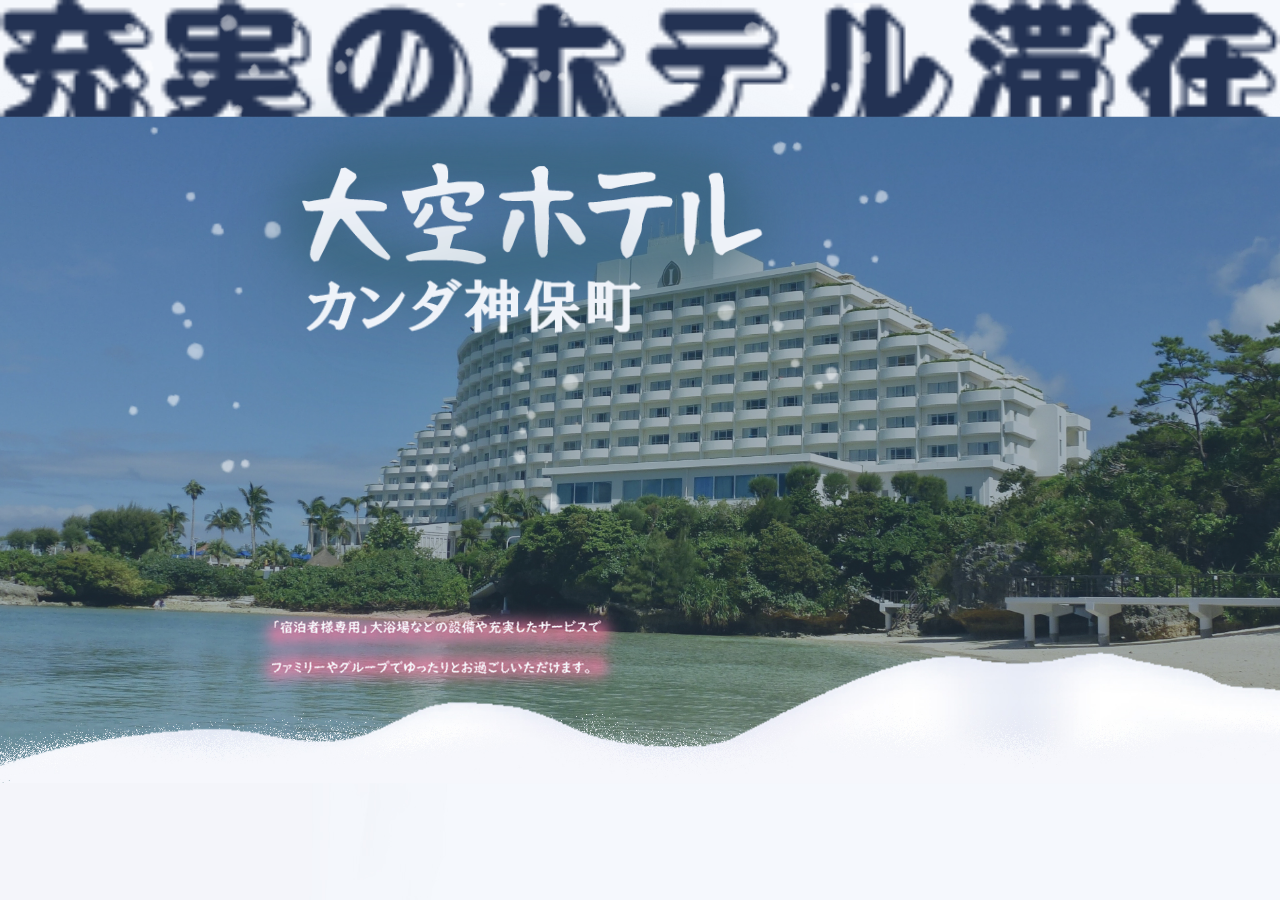
<file: ozora-hotel/index.html>
<!DOCTYPE html>
<html lang="en">
<head>
    <meta charset="UTF-8">
    <meta name="viewport" content="width=device-width, initial-scale=1.0">
    <title>Document</title>
    <link rel="stylesheet" href="ozora-hotel.css">
</head>
<body>
      <div id="header">
        <div class="container">
          <div class="wrapper">
            <img src="img-hotel/hotel-dayy-1.png">
            <img src="img-hotel/hotel-dayy-2.png">
            <img src="img-hotel/hotel-nightt.png"> 
          </div>
        </div>
        <div class="asset-bagian-1">
          <img class="ozora-hotel" src="img-hotel/大空ホテル.png">
          <img class="kanda" src="img-hotel/kanda-fix.png">
          <img class="snowdrop" src="img-hotel/snowdrop atas.png">
          <img class="deskripsi" src="img-hotel/deskripsi ozora hotel.png.png">
        </div>
      </div>
      <div class="asset-bagian-2">
          <img class="menu-satu" src="img-hotel/充実のホテル滞在 [1].png">
          <img class="menu-dua" src="img-hotel/ママ・パパも安心 2.png">
          <img class="menu-tiga" src="img-hotel/ホテルでキャンプ体験 [3].png">
          <img class="menu-empat" src="img-hotel/最高のブフェー 4.png">
      </div>
</body>
</html>
</file>
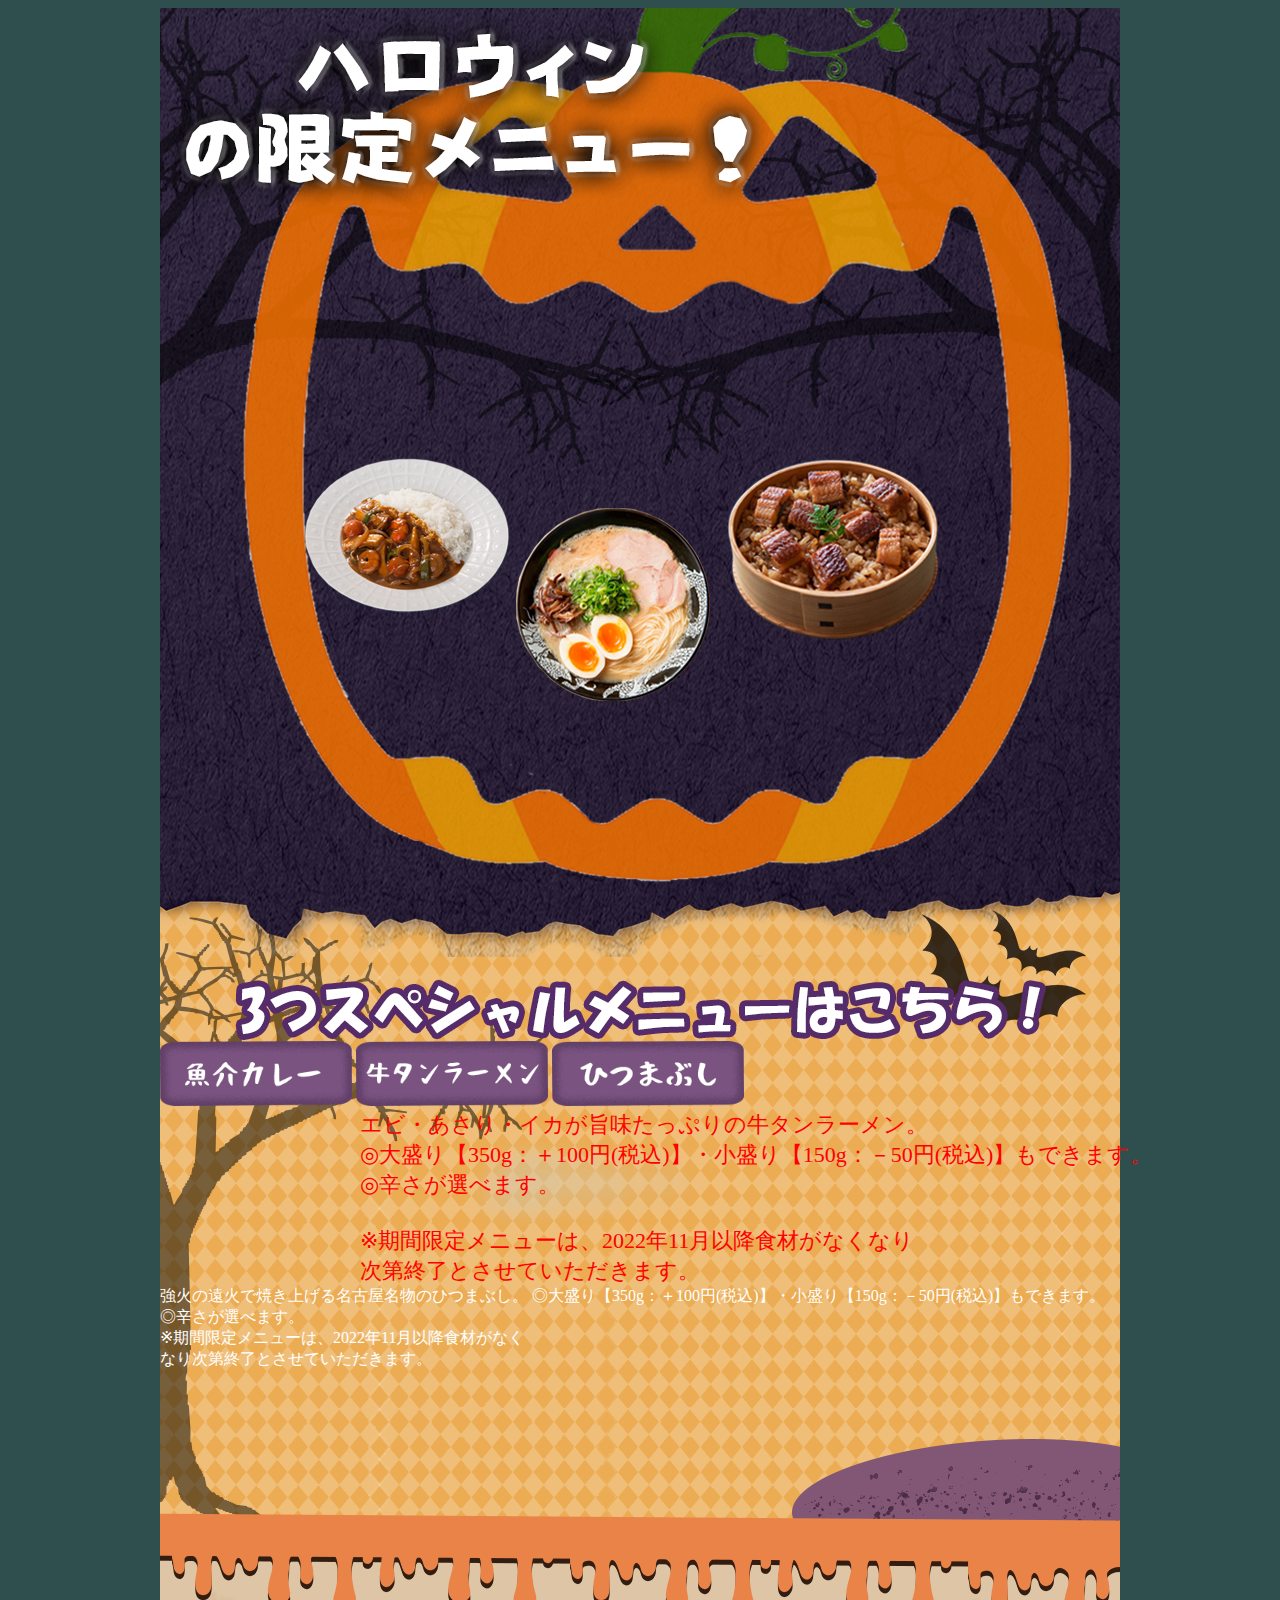
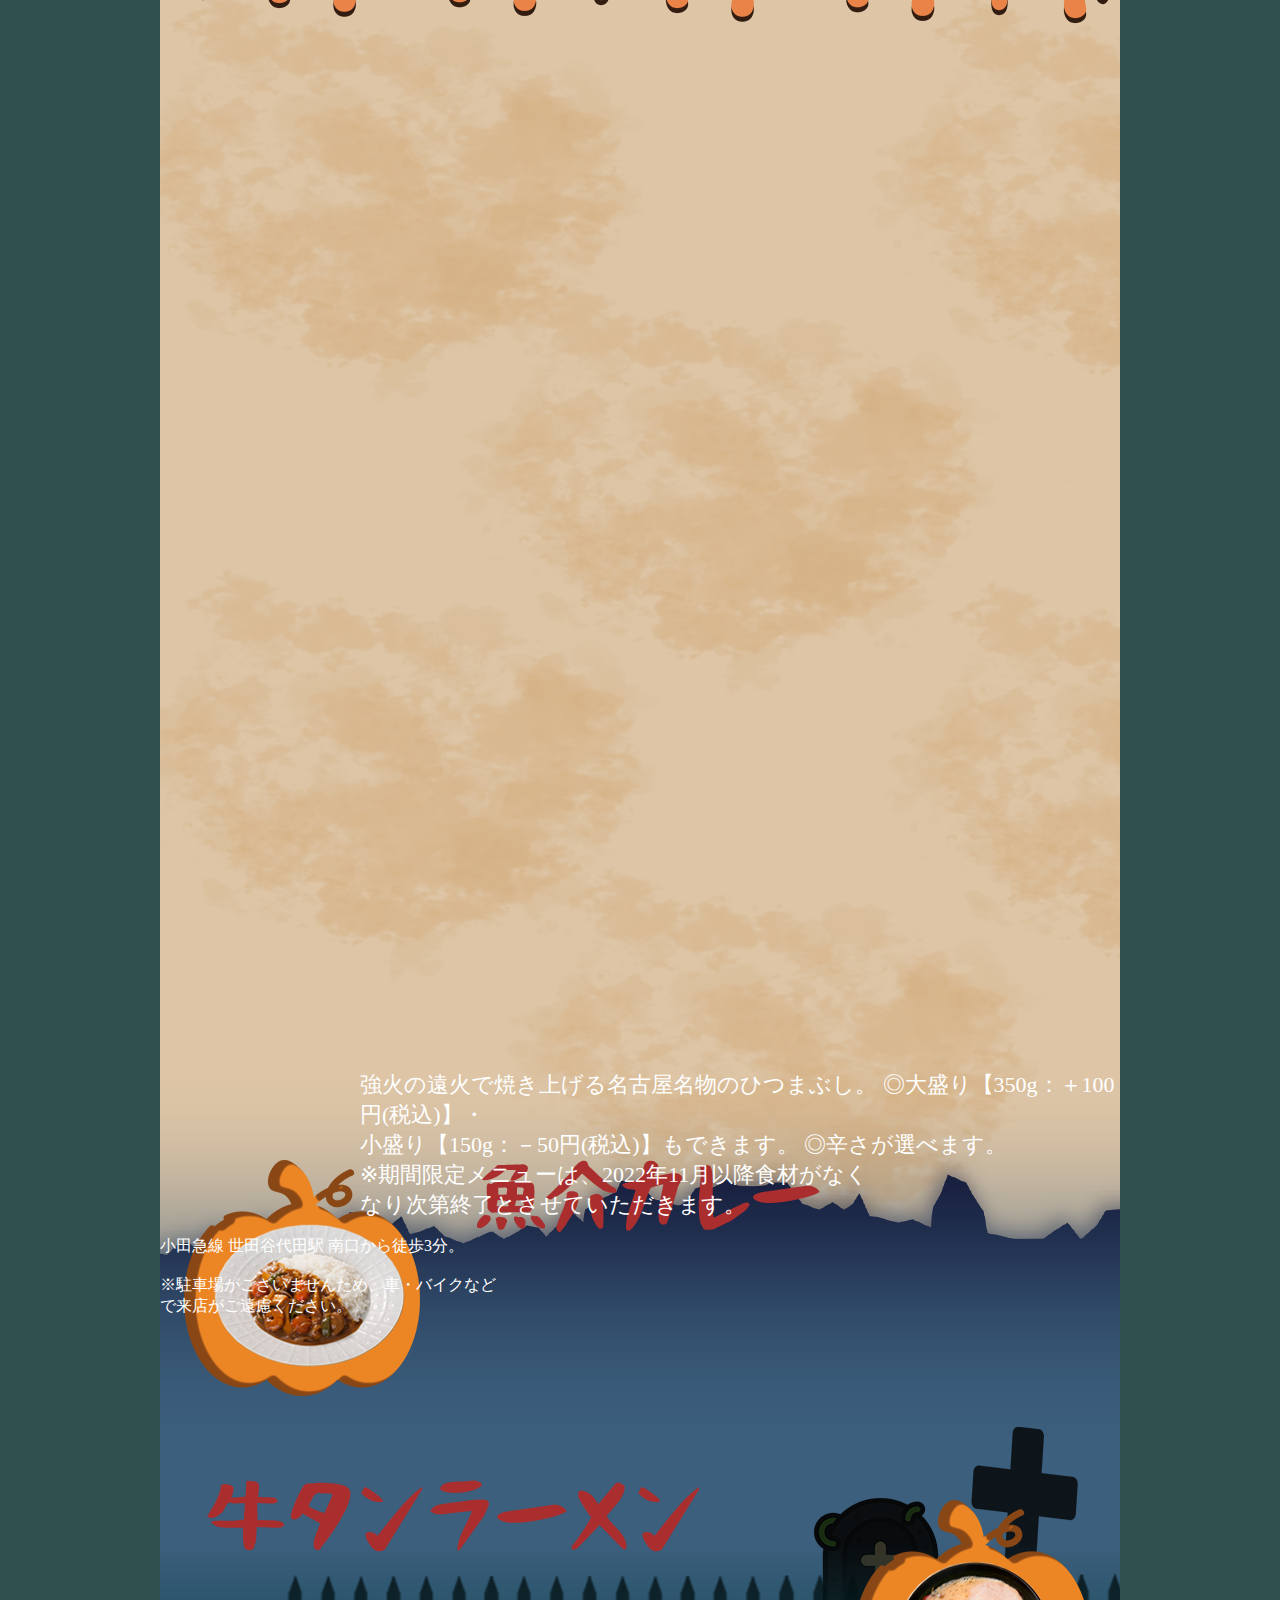
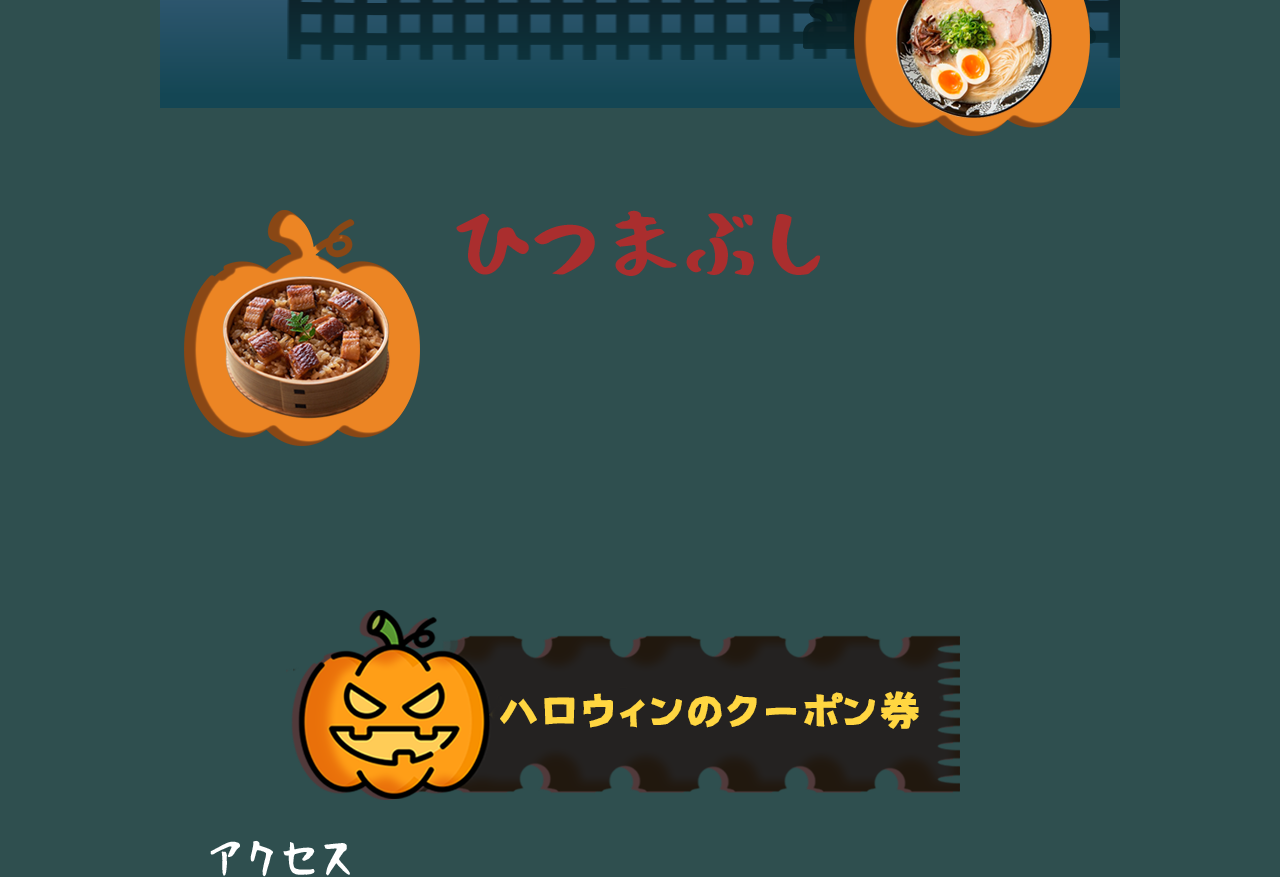
<file: ozora-resto/index.html>
<!DOCTYPE html>
<html lang="en">
<head>
    <meta charset="UTF-8">
    <meta name="viewport" content="width=device-width, initial-scale=1.0">
    <title>Document</title>
    <link rel="stylesheet" href="ozora-resto.css">
</head>
<body>
    <div id="wrapper">
        <div id="bagian-1">
            <img src="../img/halloween-menu-[bagian-1].png" class="halloween-menu-">
            <img src="../img/labu-mangap-[bagian-1].png" class="labu-mangap-">
            <img src="../img/kare-[bagian-1].png" class="kare-">
            <img src="../img/ramen-[bagian-1].png" class="ramen-">
            <img src="../img/hitsumabushi-[bagian-1].png" class="hitsumabushi-">
        </div>
        <div id="bagian-2">
            <div class="tombol-container">
                <img src="../img/mitsu-special-[bagian-2].png" class="mitsu-special-">
                <div class="tombol">
                    <img src="../img/tombol-kare-[bagian-2].png" class="tombol-kare-">
                    <img src="../img/tombol-ramen-[bagian-2].png" class="tombol-ramen-">
                    <img src="../img/tombol-hitsumabushi-[bagian-2].png" class="tombol-hitsumabushi-">
                </div>
            </div>
            
            
            <img src="../img/zombie-1-[bagian-2].png" class="zombie-1-">
            <img src="../img/zombie-2-[bagian-2].png" class="zombie-2-">
            <img src="../img/rumah-[bagian-2].png" class="rumah-">
        </div>
        <div id="bagian-3">
            <img src="../img/kare-labu-[bagian-3].png" class="kare-labu-">
            <img src="../img/menu-kare-[bagian-3].png" class="menu-kare-">
            <img src="../img/ramen-labu-[bagian-3].png" class="ramen-labu-">
            <img src="../img/menu-ramen-[bagian-3].png" class="menu-ramen-">
            <img src="../img/hitsumabushi-labu-[bagian-3].png" class="hitsumabushi-labu-">
            <img src="../img/menu-hitsumabushi-[bagian-3].png" class="menu-hitsumabushi-">
        </div>
        <div id="bagian-4">
            <a class="kupon" href=""><img src="../img/kupon.png"></a>
            <img src="../img/akses [bagian 4].png" class="akses">
        </div>
        <div id="menu-explanation">
            <div class="isi-ramen-">
                エビ・あさり・イカが旨味たっぷりの牛タンラーメン。
                <br>◎大盛り【350g：＋100円(税込)】・小盛り【150g：－50円(税込)】もできます。
                <br>◎辛さが選べます。
                <br>
                <br>※期間限定メニューは、2022年11月以降食材がなくなり<br>次第終了とさせていただきます。
            </div>
            <div class="isi-kare-"> 
                強火の遠火で焼き上げる名古屋名物のひつまぶし。
                ◎大盛り【350g：＋100円(税込)】・小盛り【150g：－50円(税込)】もできます。
                ◎辛さが選べます。
                <br>
                ※期間限定メニューは、2022年11月以降食材がなく<br>なり次第終了とさせていただきます。
            </ul> 
            <div class="isi-hitsumabushi-">
                強火の遠火で焼き上げる名古屋名物のひつまぶし。
                ◎大盛り【350g：＋100円(税込)】・<br>小盛り【150g：－50円(税込)】もできます。
                ◎辛さが選べます。
                <br>
                ※期間限定メニューは、2022年11月以降食材がなく<br>なり次第終了とさせていただきます。
            </div>
            </ul>
            <p class="isi-akses-">
                小田急線 世田谷代田駅 南口から徒歩3分。  
                <br>
                <br>
                ※駐車場がございませんため、車・バイクなど
                <br>
                で来店がご遠慮ください。 
            </p>
        </div>
</body>
</html>
</file>
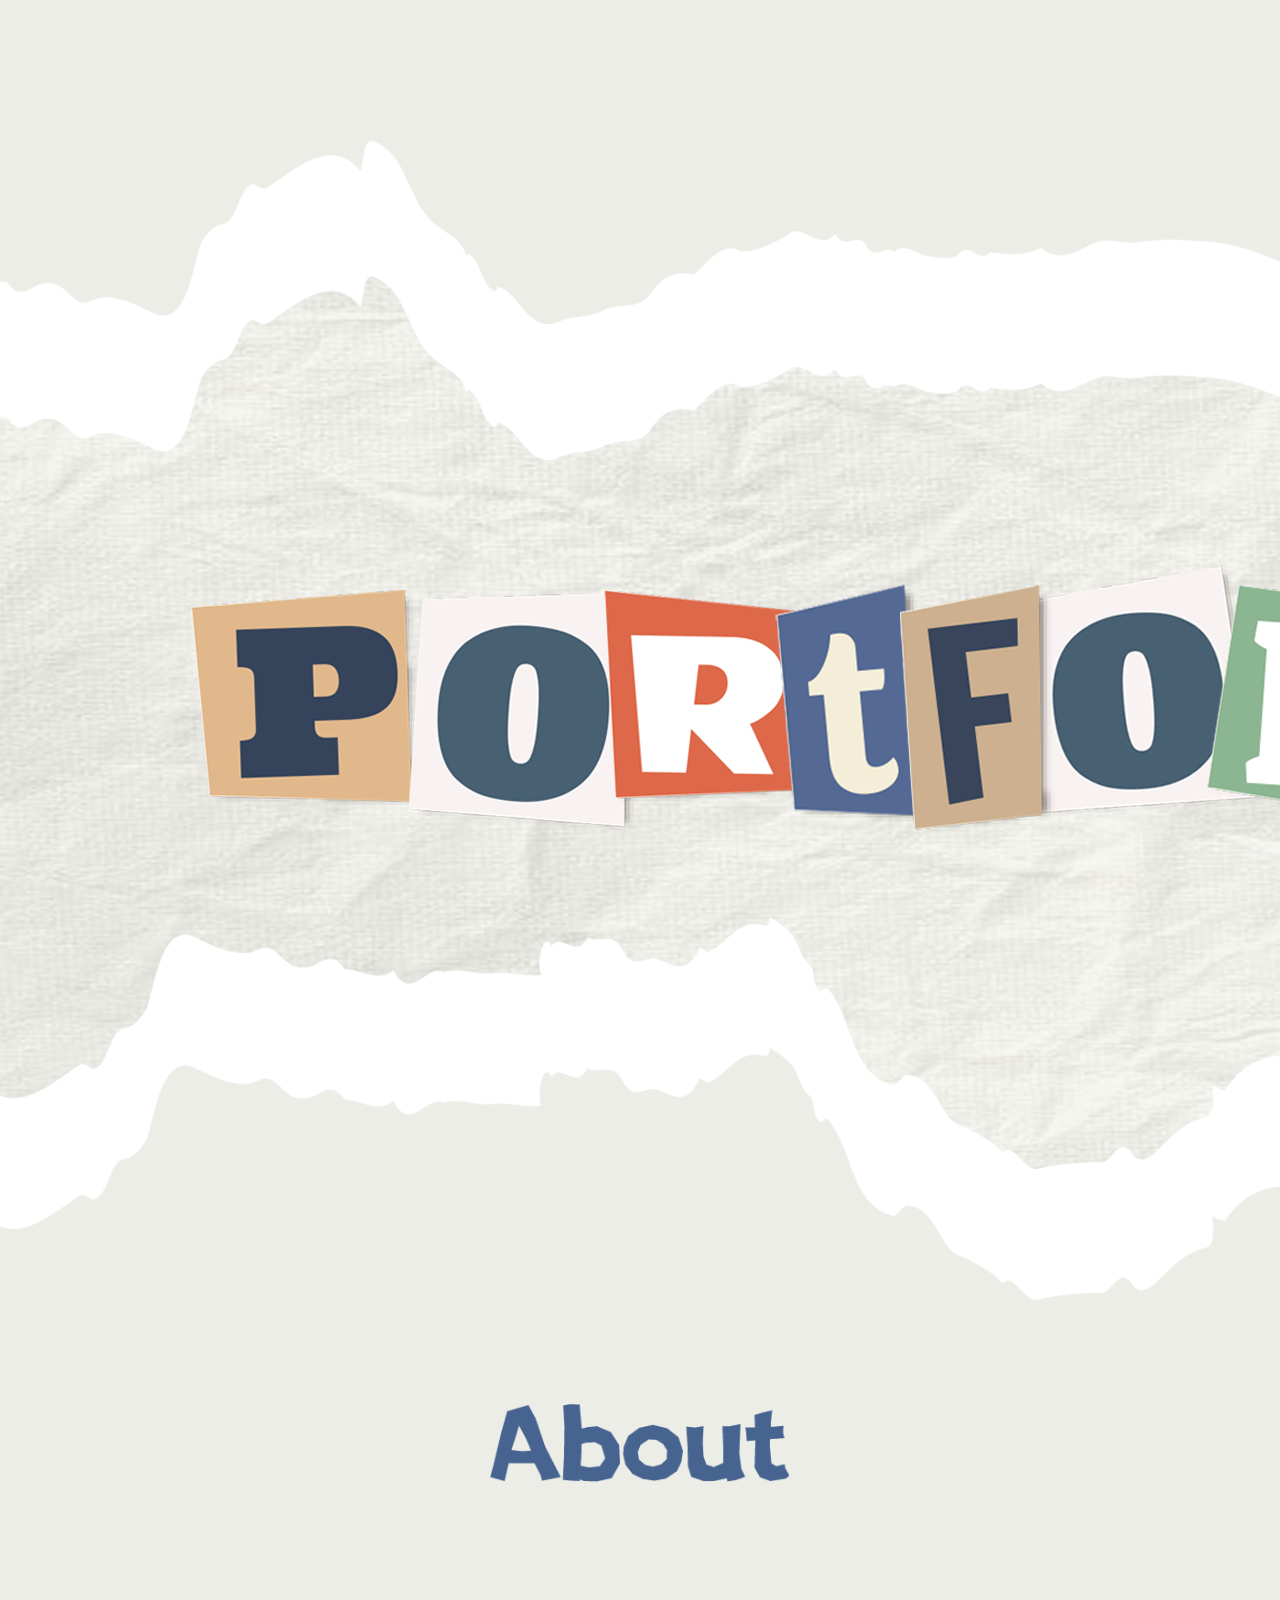
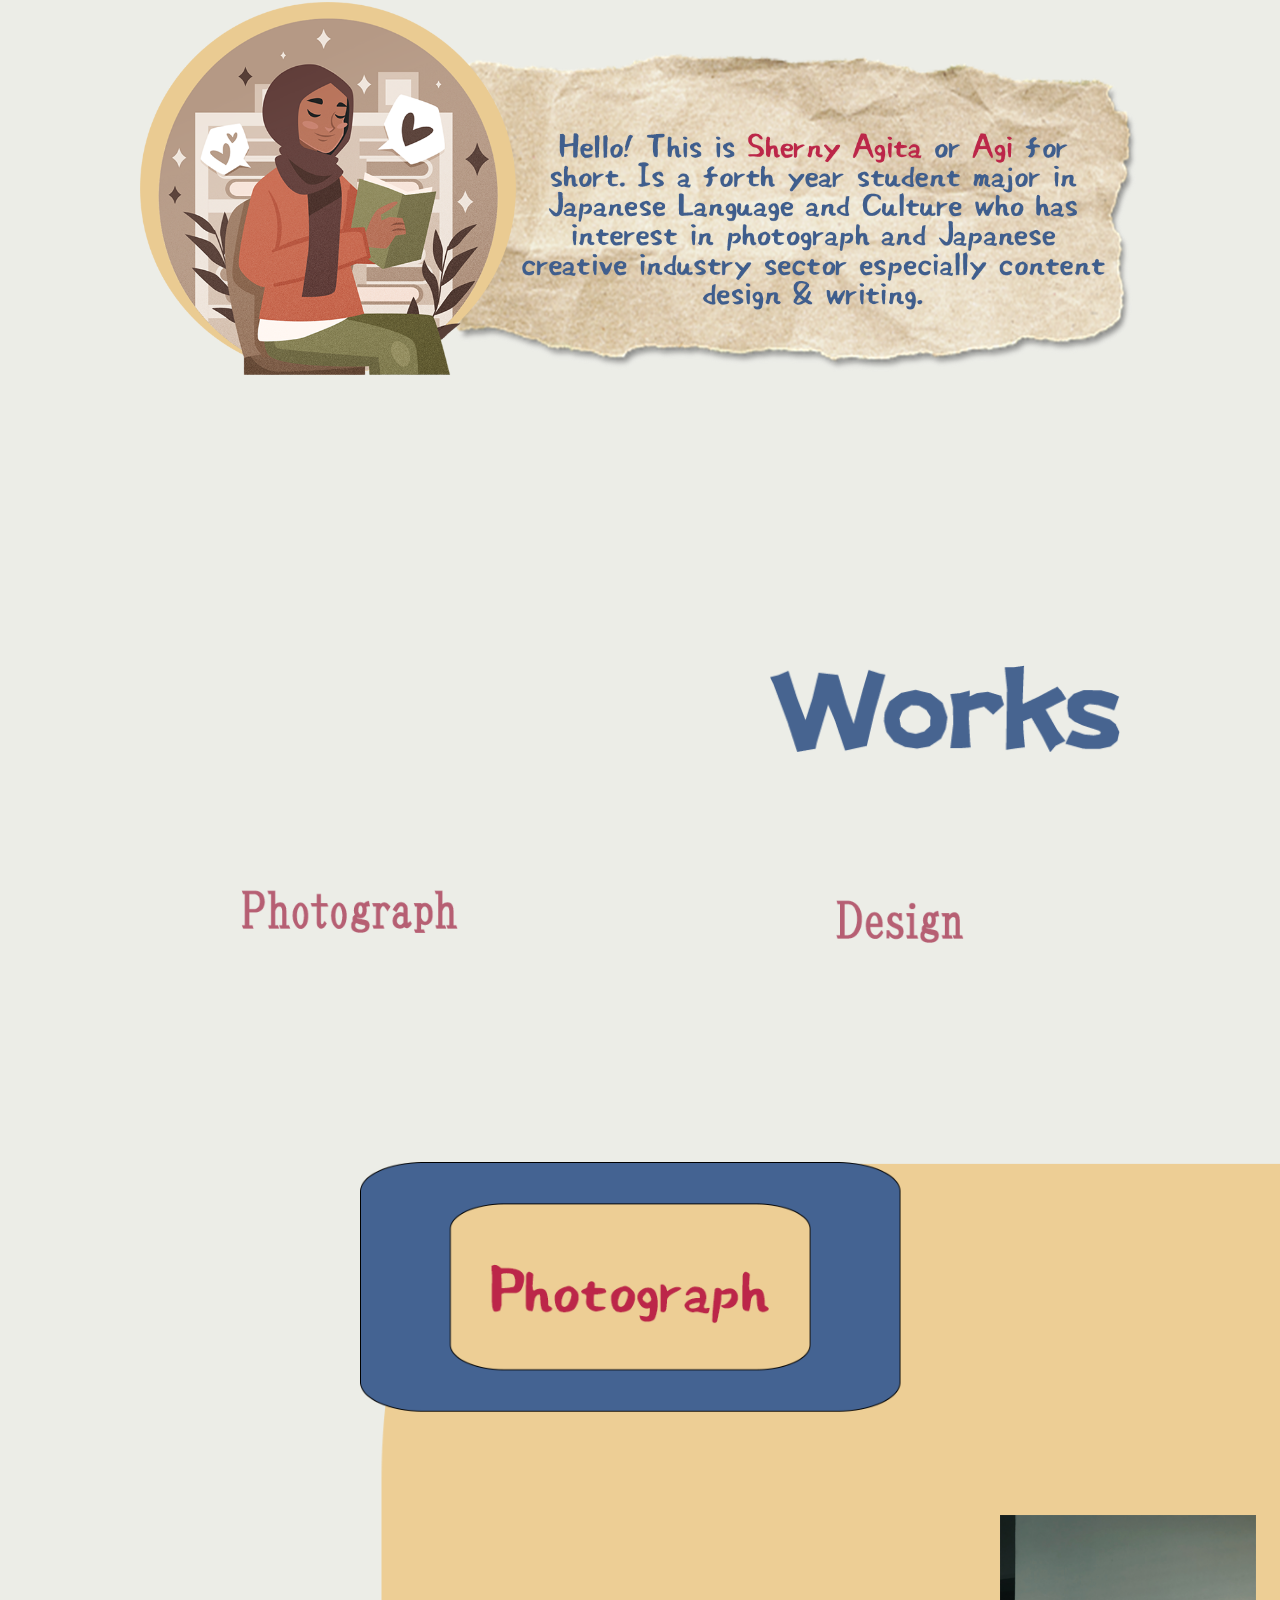
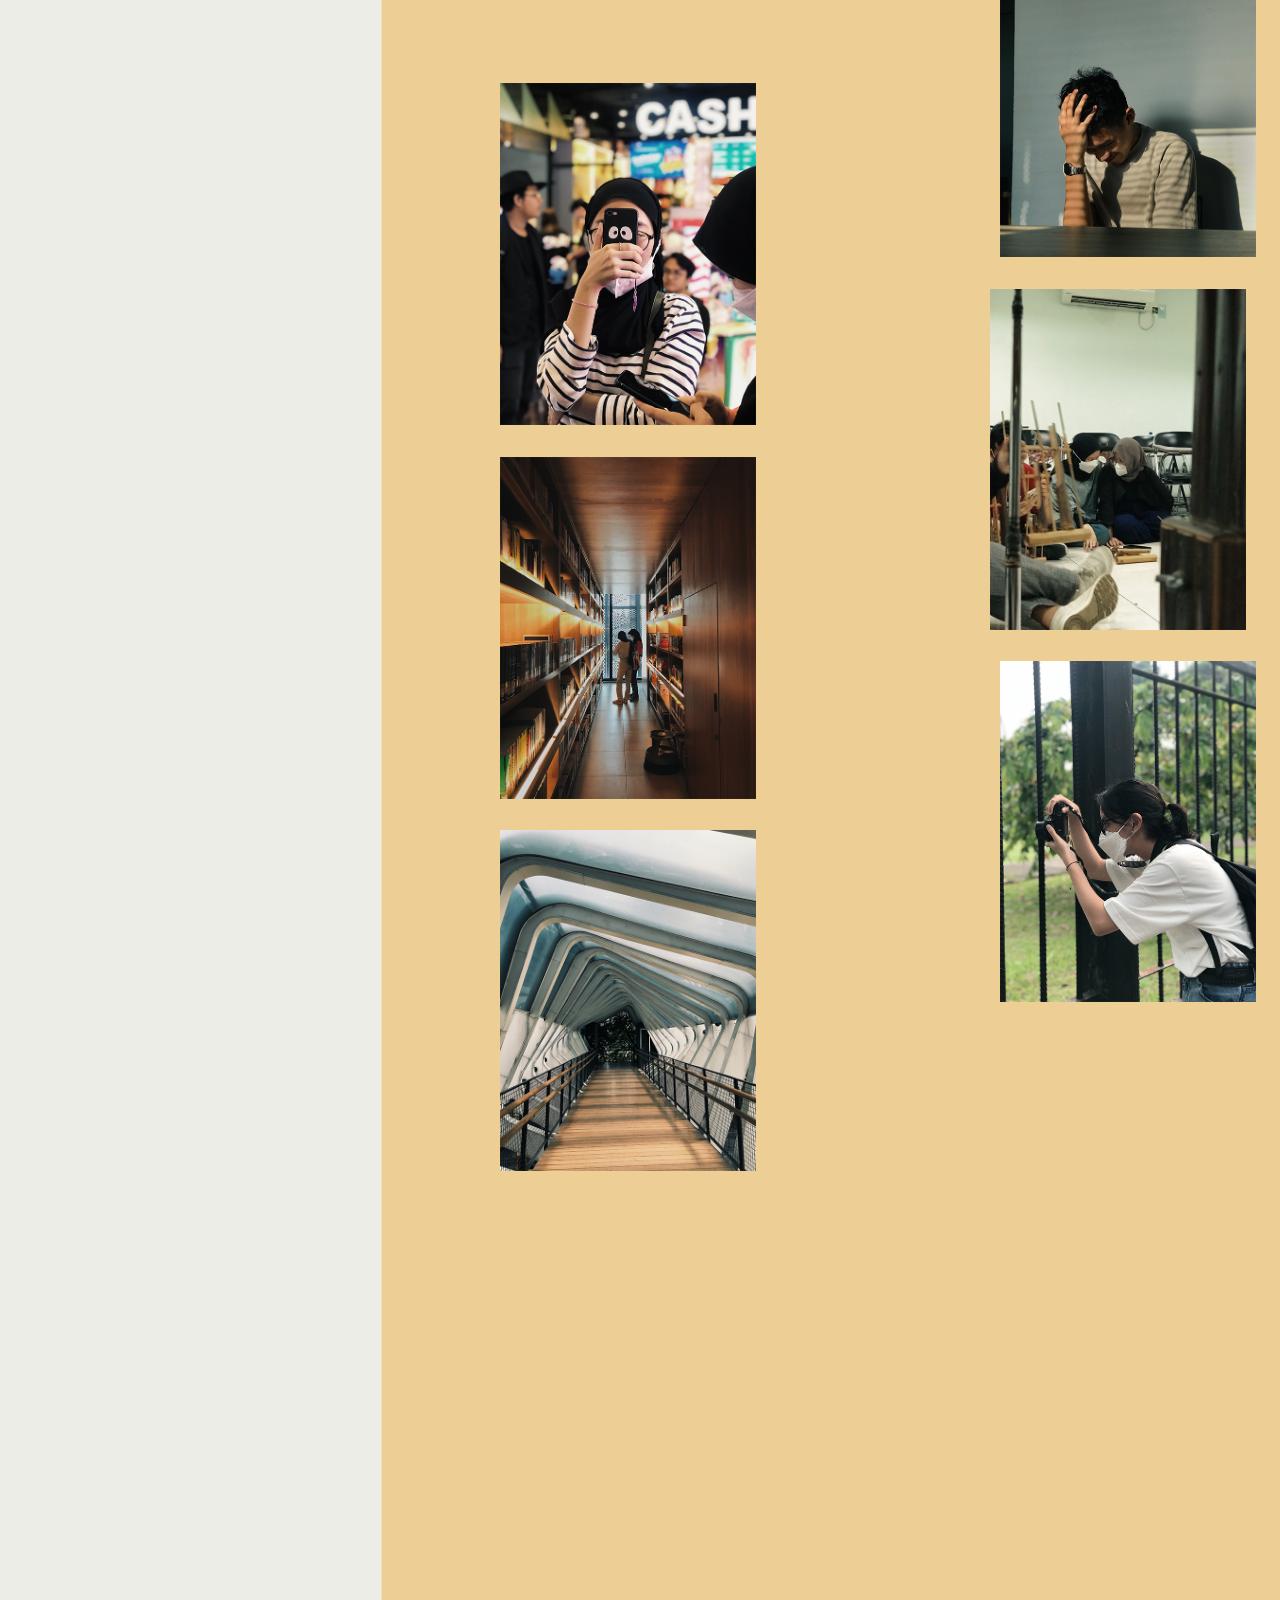
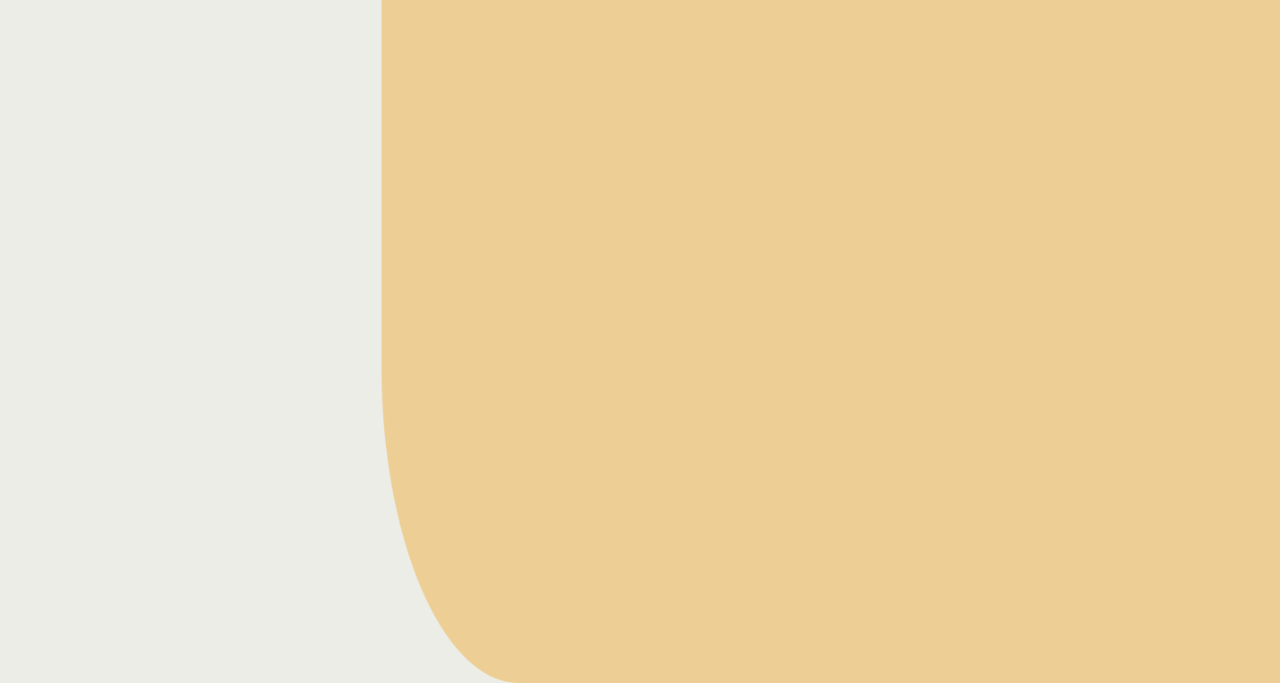
<file: portofolio/index.html>
<!DOCTYPE html>
<html lang="en">
<head>
  <meta charset="UTF-8">
  <meta name="viewport" content="width=device-width, initial-scale=1.0">
  <title>portfolio</title>
  <link rel="stylesheet" href="porto.css">
</head>
<body>
  <div id="header">
    <img src="img-porto/header-porto.png">
  </div>
  <div id="bagian-1">
    <img src="img-porto/About-[1].png" class="about">
    <img src="img-porto/about-explanation-[1].png" class="explanation">
  </div>
  <div class="bagian-2">
    <img src="img-porto/Works-[2].png" class="works">
    <a target="_blank" href="#menu-photo"><img class="photo-button" src="img-porto/menu-photo.png"></a>
    <a target="_blank" href="#menu-design"><img class="design-button" src="img-porto/menu-design.png"></a>
    <a target="_blank" href="#menu-writing"><img class="writing-button" src="img-porto/menu-writing.png"></a>
    <img src="img-porto/photograph-base-[3].png" class="photo-base">
  </div>
  <div id="menu-photo">
    <img class="photograph-1" src="img-porto/photograph-1.png">
    <img class="photograph-2" src="img-porto/photograph-2.png">
    <img class="photograph-3" src="img-porto/photograph-3.png">
    <img class="photograph-4" src="img-porto/photograph-4.png">
    <img class="photograph-5" src="img-porto/photograph-5.png">
    <img class="photograph-6" src="img-porto/photograph-6.png">
</div>
</body>
</html>
</file>
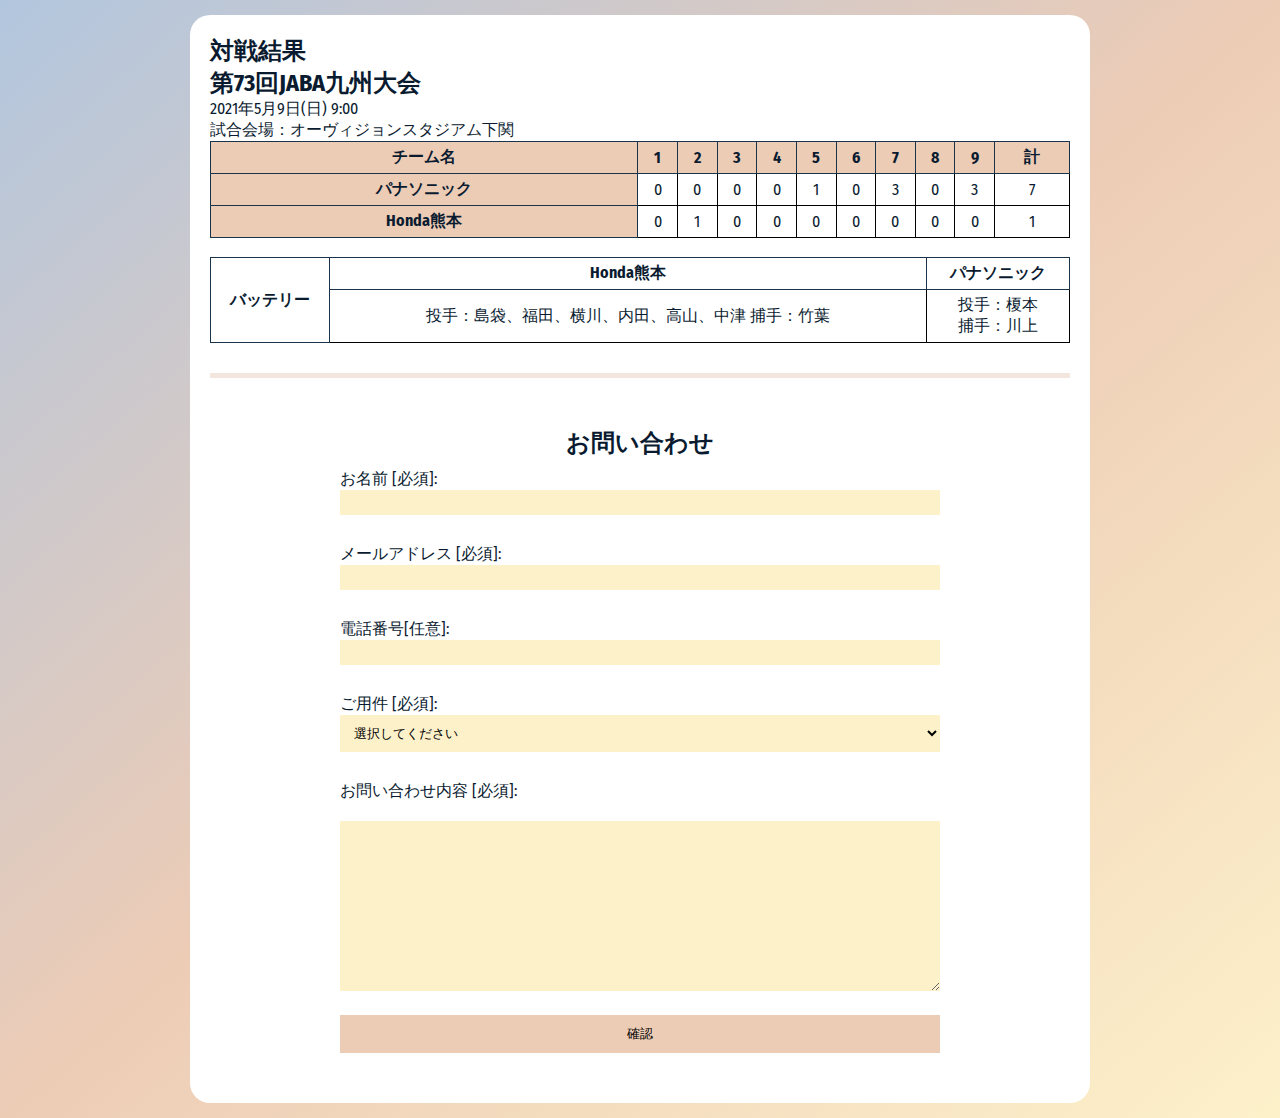
<file: table-form/index.html>
<!DOCTYPE html>
<html lang="en">
<head>
    <meta charset="UTF-8">
    <meta name="viewport" content="width=device-width, initial-scale=1.0">
    <title>Document</title>
    <link rel="stylesheet"
    href="table-from-style.css">
    <style>
        table, th, td {
            border: solid 1px black;
        }
    </style>
</head>
<body id="tb-form">
    <div class="container">
        <div class="tables">
            <div>
                <h2>対戦結果</h2>
                <h2>第73回JABA九州大会</h2>
                <p>
                   2021年5月9日(日) 9:00
                   <br>
                   試合会場：オーヴィジョンスタジアム下関
                </p>
            </div>
            <div class="first-table">
                <div></div>
                <div></div>
                <div></div>
                <table>
                <tbody>
                    <tr>
                        <th>チーム名</th>
                        <th>1</th>
                        <th>2</th>
                        <th>3</th>
                        <th>4</th>
                        <th>5</th>
                        <th>6</th>
                        <th>7</th>
                        <th>8</th>
                        <th>9</th>
                        <th>計</th>
                    </tr>
                    <tr>
                        <th>パナソニック</th>
                        <td>0</td>
                        <td>0</td>
                        <td>0</td>
                        <td>0</td>
                        <td>1</td>
                        <td>0</td>
                        <td>3</td>
                        <td>0</td>
                        <td>3</td>
                        <td>7</td>
                    </tr>
                    <tr>
                        <th>Honda熊本</th>
                        <td>0</td>
                        <td>1</td>
                        <td>0</td>
                        <td>0</td>
                        <td>0</td>
                        <td>0</td>
                        <td>0</td>
                        <td>0</td>
                        <td>0</td>
                        <td>1</td>
                    </tr>
                </tbody>
                </table>
            </div>
            <br>
            <div class="second-table">
                <table>
                    <tr>
                        <th rowspan="2">バッテリー</th>
                        <th colspan="5">Honda熊本</th>
                        <th colspan="5">パナソニック</th>
                    </tr>
                    <tr>
                        <td colspan="5">投手：島袋、福田、横川、内田、高山、中津
                            捕手：竹葉</td>
                        <td colspan="5">投手：榎本<br>
                            捕手：川上</td>
                    </tr>
                </table>
            </div>
        </div>
            <br>
            <div class="form">
                <h2>お問い合わせ</h2>
                <form>
                    <div>
                        <label for="お名前 [必須]">お名前 [必須]:</label>
                        <input type="text" id="お名前 [必須]" name="お名前 [必須]"><br>
                    </div>
                    <div>
                        <label for="メールアドレス [必須]">メールアドレス [必須]:</label>
                        <input type="text" id="メールアドレス [必須]" name="メールアドレス [必須]"><br>
                    </div>
                    <div>
                        <label for="電話番号[任意]">電話番号[任意]:</label>
                        <input type="text" id="電話番号[任意]" name="電話番号[任意]"><br>
                    </div>
                    <div>
                        <label for="ご用件 [必須]">ご用件 [必須]:</label>
                        <select id="選択してください" name="選択してください">
                            <option hidden>選択してください</option>
                            <option value="書籍についてのご質問(個人のお客様)">書籍についてのご質問(個人のお客様)</option>
                            <option value="書籍についてのご質問(取次・書店様)">書籍についてのご質問(取次・書店様)</option>
                            <option value="書籍についてのご質問(メディア関係者様)">書籍についてのご質問(メディア関係者様)</option>
                            <option value="アルバイト・パートに関するお問い合わせ">アルバイト・パートに関するお問い合わせ</option>
                            <option value="仕事のご依頼・お問い合わせ">仕事のご依頼・お問い合わせ</option>
                            <option value="外部スタッフのご希望(フリーの方、制作会社様)">外部スタッフのご希望(フリーの方、制作会社様)</option>
                            <option value="その他のお問合せ">その他のお問合せ</option>
                        </select><br>
                    </div>
                    <div>
                        <label for="お問い合わせ内容 [必須]">お問い合わせ内容 [必須]:</label><br>
                        <textarea name="お問い合わせ内容 [必須]" id="" cols="50" rows="10"></textarea>
                    </div>
                    <button type="submit" >確認</button>
                </form>
            </div>
    </div>
</body>
</html>
</file>
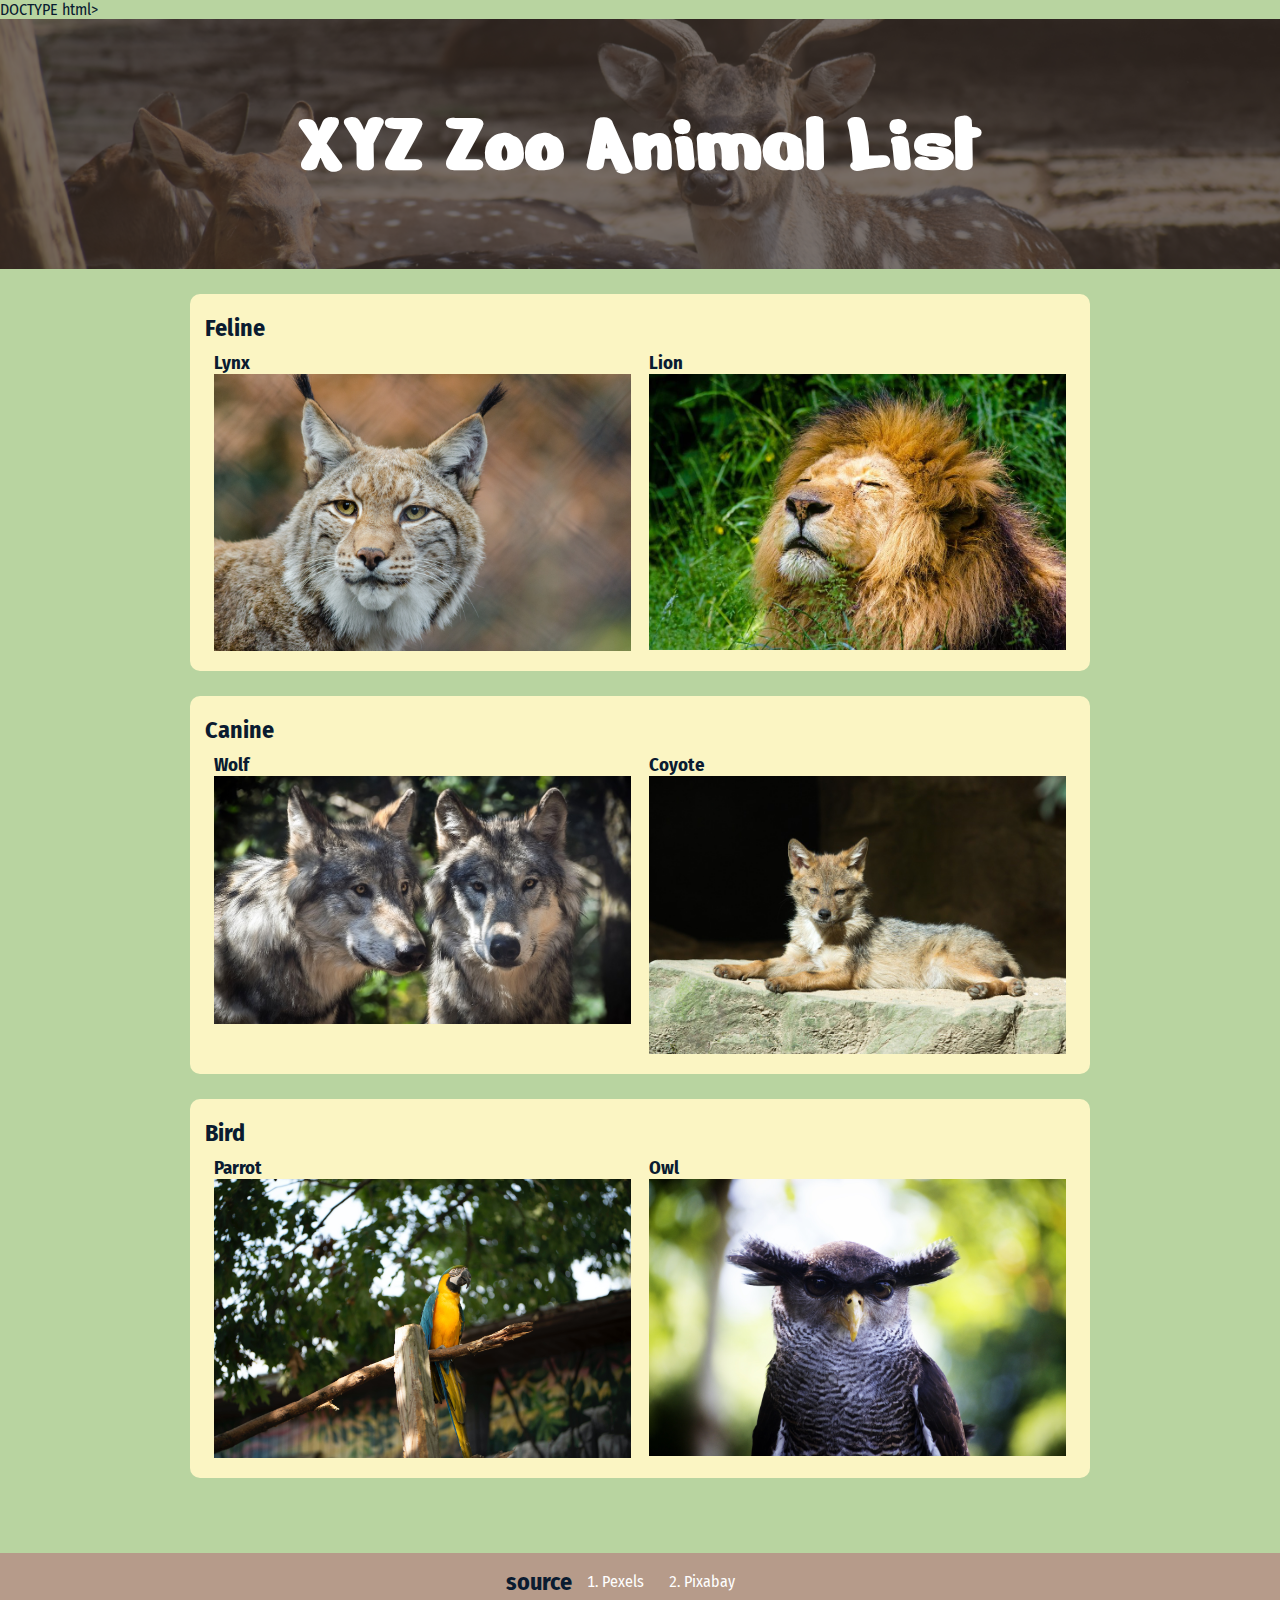
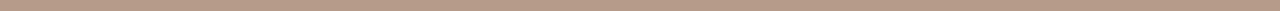
<file: xyz-zoo/index.html>
DOCTYPE html>
<html lang="en">
<head>
    <meta charset="UTF-8">
    <meta name="viewport" content="width=device-width, initial-scale=1.0">
    <title>basic coding</title>
    <link rel="stylesheet" href="xyz-zoo-style.css">
</head>
<body id="zoo">
    <div class="top">
      <h1>XYZ Zoo Animal List</h1>
    </div>
    <div class="container">
        <ul class="animal-list">
          <li>
            <h2>Feline</h2>
            <ul class="familia-list">
              <li>
                <div>
                  <h3>Lynx</h3>
                      <a target="_blank" href="img/lynx.jpg">
                        <img src="img/lynx.jpg" width="500" alt="Lynx">
                      </a>
                </div>
              </li>
              <li>
                <div>
                <h3>Lion</h3>
                  <a target="_blank" href="img/lion.jpg">
                    <img src="img/lion.jpg" width="500" alt="Lion">
                  </a>
                </div>
              </li>
            </ul>
          </li>   
          <li>
            <h2>Canine</h2>   
            <ul class="familia-list">
              <li>
                <div>
                  <h3>Wolf</h3>
                    <a target="_blank" href="img/wolf.jpg">
                      <img src="img/wolf.jpg" width="500" alt="Wolf">
                    </a>
                </div>
              </li>
              <li>
                <div>
                  <h3>Coyote</h3>
                    <a target="_blank" href="img/coyote.jpg">
                      <img src="img/coyote.jpg" width="500" alt="Coyote">
                    </a>
                </div>
              </li>  
            </ul>
          </li>
          <li>
            <h2>Bird</h2>
            <ul class="familia-list">
              <li>
                <div>
                  <h3>Parrot</h3>
                    <a target="_blank" href="img/parrot.jpg">
                      <img src="img/parrot.jpg" width="500" alt="Parrot">
                    </a>
                </div>
              </li>
              <li>
                <div>
                  <h3>Owl</h3>
                    <a target="_blank" href="img/owl.jpg">
                      <img src="img/owl.jpg" width="500" alt="Owl">
                    </a>
                </div>
              </li>
            </ul>
          </li>
        </ul>
    </div>
    <div class="source">
     <h2>source</h2>
      <ol>
        <li>
          <div>
            <a href="https://pexels.com">Pexels</a>
          </div>
        </li>
        <li>
          <div>
            <a href="https://pixabay.com">Pixabay</a>
          </div>
        </li>
      </ol>  
    </div>  
</body>
</html>
</file>
<file: ozora-hotel/ozora-hotel.css>
*{
    margin: 0;
    padding: 0;
    box-sizing: border-box;
}
body {
    background-image: url(img-hotel/base-hotel.jpg);
}
.container{
    position: absolute;
    transform: translate(-50%, -50%);
    top: 450px;
    left: 50%;
    width: 100%;
    overflow: hidden;
}
.wrapper{
    width: 100%;
    display: flex;
    animation: slide 15s infinite;
}
@keyframes slide{
   0%{
        transform: translateX(0);
   } 
   25%{
        transform: translateX(0);
   }
   30%{
        transform: translateX(-100%);
   }
   50%{
        transform: translateX(-100%);
   }
   55%{
        transform: translateX(-198.5%);
   }
   75%{
        transform: translateX(-198.5%);
   }
   80%{
        transform: translateX(0);
   }
   100%{
        transform: translateX(0);
   }
}
img{
    width: 100%;
}
bagian-1{
    position: relative;
}
.ozora-hotel{
    position: absolute;
    width: 50%;
    top: 70px;
    right: 430px;
}
.kanda{
    position: absolute;
    width: 40%;
    top: 50px;
    right: 550px;
}
.snowdrop{
    position: absolute;
    width: 60%;
    top: 3px;
    right: 390px;
}
.deskripsi{
    position: absolute;
    width: 30%;
    top: 600px;
    right: 650px;
}
</file>
<file: ozora-resto/ozora-resto.css>
@import url();
body{
    background-color: darkslategrey;
    color: white;
}
#wrapper {
    position: relative;
    height: 3300px;
    max-width: 960px;
    width: 100%;
    margin: 0 auto;
    background-image: url(../img/background.png)
}
#bagian-1 {
    position: relative;
}
    .labu-mangap- {
        max-width: 1074px;
        width: 90%;
        display: block;
        margin: auto;
    }
    .halloween-menu- {
        position: absolute;
    }
    .kare- {
        position: absolute;
        top: 450px;
        right: 610px;
    }
    .ramen- {
        position: absolute;
        top: 500px;
        right: 410px;
    }
    .hitsumabushi- {
        position: absolute;
        top: 450px;
        right: 180px;
    }


    .mitsu-special- {
    display: block;
    margin: auto;
    margin-top: 10%;
    }
    .tombol {
        margin: auto;
        display: block;
    }
    .tombol-kare- {
    height: fit-content;
    max-width: 255px;
    width: 20%;
    }
    .tombol-ramen- {
        height: fit-content;
    max-width: 255px;
    width: 20%;
    }
    .tombol-hitsumabushi- {
    max-width: 255px;
    width: 20%;
    }
    .zombie-1- {
        position: absolute;
        top: -720px;
        left: 50px;
    }
    .zombie-2- {
        position: absolute;
        top: -1900px;
        left: 450px;

    }
    .rumah- {
        position: absolute;
        top: -240px;
        right: -680px;
    }
#bagian-3 {
    position: relative;
}
    .kare-labu- {
        position: absolute;
        top: 1650px;
        right: 700px;
    }
    .menu-kare- {
        position: absolute;
        top: 1650px;
        right: 300px;
    }
    .ramen-labu- {
        position: absolute;
        top: 1990px;
        right: 30px;
    }
    .menu-ramen- {
        position: absolute;
        top: 1970px;
        right: 420px;
    }
    .hitsumabushi-labu- {
        position: absolute;
        top: 2300px;
        right: 700px
    }
    .menu-hitsumabushi- {
        position: absolute;
        top: 2300px;
        right: 300px;
    }
    .isi-hitsumabushi- {
        display: block;
        font-size: 22px;
        margin-top: 1300px;
        margin-left: 200px;
        list-style: none;
    }
#bagian-4 {
    position: relative;
}
    .kupon {
        position: absolute;
        top: 2700px;
        right: 160px;
    }
    .akses {
        position: absolute;
        top: 2930px;
        right: 770px;
    }
#menu-explanation {
    position: relative;
}
.isi-ramen- {
    display: flex;
    font-size: 22px;
    margin-left: 200px;
    list-style: none;
    color: red;
    width: 100%;
}
</file>
<file: portofolio/porto.css>
*{
    margin: 0;
    padding: 0;
    box-sizing: border-box;
}
body {
    background-color: #ecede7;
}
#bagian-1 {
    position: relative;
}
    .about{
        max-width: auto;
        width: 300px;
        display: block;
        margin: auto;
    }
    .explanation{
        max-width: auto;
        width: 1000px;
        display: block;
        margin: auto;
        margin-top: 120px;
    }
    .works{
        display: block;
        width: 350px;
        margin-top: 290px;
        margin-left: 770px;
    }
    .photo-button{
        display: block;
        width: 400px;
        margin-top: -60px;
        margin-left: 150px;
    }
    .design-button{
        display: block;
        width: 400px;
        margin-top: -430px;
        margin-left: 700px;
    }
    .writing-button{
        display: block;
        width: 400px;
        margin-top: -430px;
        margin-left: 1300px;
    }
    .photo-base{
        display: block;
        width: 1200px;
        margin-top: 10px;
        margin-left: 360px;
    }
    .photograph-1 {
        display: block;
        width: 20%;
        margin-top: -2200px;
        margin-left: 500px;
    }
    .photograph-2 {
        display: block;
        width: 20%;
        margin-top: -510px;
        margin-left: 1000px;
    }
    .photograph-3 {
        display: block;
        width: 20%;
        margin-top: 200px;
        margin-left: 500px;
    }
    .photograph-4 {
        display: block;
        width: 20%;
        margin-top: -510px;
        margin-left: 990px;
    }
    .photograph-5 {
        display: block;
        width: 20%;
        margin-top: 200px;
        margin-left: 500px;
    }
    .photograph-6 {
        display: block;
        width: 20%;
        margin-top: -510px;
        margin-left: 1000px;
    }
</file>
<file: table-form/table-from-style.css>
@import url('https://fonts.googleapis.com/css2?family=Caveat+Brush&family=Fira+Sans+Condensed&family=Gluten&family=Gochi+Hand&family=Rock+Salt&family=Salsa&display=swap');
*   {
    margin: 0;
    padding: 0;
    box-sizing: border-box;
}
body {
    font-family: 'Fira Sans Condensed', sans-serif;
    color: #0a1b30;
    padding: 15px 0;
}
div {
    display: block;
}
#tb-form {
    background-image: linear-gradient(to bottom right,#b2c6de, #edccb6, #fdf1ca); 
    padding: 15px 0;
}
.container {
    background-color: #fff;
    border-radius: 20px;
    padding: 20px;
    width: 100%;
    max-width: 900px;
    margin: 0 auto;
    padding-bottom: 50px;
}
.container{
    width: 100%;
    max-width: 900px;
    margin: 0 auto;
}
.tables {
    border-bottom: solid 5px #f3e6df;
    padding-bottom: 30px;
    margin-bottom: 30px;
}
.tables table {
    width: 100%;
    border: solid 1px #193341;
    border-collapse: collapse;
}
h2 {
    display: block;
    font-size: 1.5em;
    margin-block-start: 0px;
    margin-block-end: 0px;
    margin-inline-start: 0px;
    margin-inline-end: 0px;
}
p {
    display: block;
    margin-block-start: 0px;
    margin-block-end: 0px;
    margin-inline-start: 0px;
    margin-inline-end: 0px;
}
table {
    display: table;
    border-collapse: separate;
    box-sizing: border-box;
    text-indent: initial;
    border-spacing: 2px;
    border-color: gray;
}
table td {
    padding: 5px 0;
    text-align: center;
}
table, th, td {
    border: solid 1px #19334a;
}
.tables table th .tables table td {
    padding: 5px 0;
    text-align: center;
}
.first-table table th{
    background-color: #EDCCB6;
}
tbody {
    display: table-row-group;
    vertical-align: middle;
    border-color: inherit;
}
tr {
    display: table-row;
    vertical-align: inherit;
    border-color: inherit;
}
th {
    display: table-cell;
    vertical-align: inherit;
    font-weight: bold;
}
td {
    display: table-cell;
    vertical-align: inherit;
}
.form h2 {
    text-align: center;
}
form {
    max-width: 600px;
    margin: 0 auto;
    margin-top: 0cm;
    display: block;
}
.form label {
    width: 100%;
    display: block;
    margin-top: 10px;
}
label {
    cursor: default;
}
.tables table th {
    border: solid 1px #19334a;
    padding: 5px 0;
    text-align: center;
}
.form input, .form select {
    width: 100%;
    display: block;
    background-color:#FDF1CA;
    border: none;
    padding: 10px;
}
input[type="text" i]{
    writing-mode: horizontal-tb
    !important;
    padding-block: 5px;
    padding-inline: 2px;
}
input {
    text-rendering: auto;
    letter-spacing: normal;
    word-spacing: normal;
    line-height: normal;
    text-indent: 0px;
    text-shadow: none;
    text-align: start;
    cursor: text;
}
.form textarea {
    width: 100%;
    background-color:#FDF1CA;
    border: none;
    padding: 10px;
}
textarea {
    font-family: monospace;
    text-rendering: auto;
    color: #b2c6de;
    letter-spacing: normal;
    word-spacing: normal;
    line-height: normal;
    text-transform: none;
    text-indent: 0px;
    text-shadow: none;
    display: inline-block;
    text-align: start;
    appearance: auto;
    -webkit-rtl-ordering: logical;
    resize: auto;
    cursor: text;
    white-space-collapse: preserve;
    text-wrap: wrap;
    overflow-wrap: break-word;
    column-count: initial !important;
    writing-mode: horizontal-tb !important;
}
.form button {
    width: 100%;
    background-color: #EDCCB6;
    color: #000000;
    padding: 10px;
    border: none;
    cursor: pointer;
    margin-top: 20px;
}
button {
    appearance: auto;
    text-rendering: auto;
    letter-spacing: normal;
    word-spacing: normal;
    line-height: normal;
    text-transform: none;
    text-indent: 0px;
    text-shadow: none;
    display: inline-block;
    text-align: center;
    padding-block: 1px;
    padding-inline: 6px;
}
</file>
<file: xyz-zoo/xyz-zoo-style.css>
@import url('https://fonts.googleapis.com/css2?family=Caveat+Brush&family=Fira+Sans+Condensed&family=Nerko+One&display=swap');
* {
    margin: 0;
    padding: 0;
    box-sizing: border-box;
}
#zoo {
    background:#B8D4A0;
    font-family: 'Fira Sans Condensed', sans-serif;
    color: #0a1b30;
}
#zoo .top {
    background: url(../xyz-zoo/img/zoo.jpg) center no-repeat;
    background-size: cover;
    height: 250px;
    position: relative;
    display: flex;
    justify-content: center;
    align-items: center;
}
#zoo .top h1 {
    color: #fff;
    z-index: 10;
    font-family: 'Nerko One', cursive;
    font-size: 86px;
}
#zoo .top::after {
    content:'';
    display: block;
    position: absolute;
    top: 0;
    width: 100%;
    height: 100%;
    background: rgba(56, 43, 35, 0.678);
}
.container {
    width: 100%;
    max-width: 900px;
    margin: 0 auto;
    padding-bottom: 50px;
}
.animal-list > li {
    background:#FBF5C3;
    border-radius: 10px;
    display: flex;
    flex-wrap: wrap;
    margin: 25px 0;
    padding: 20px 15px;
}
.animal-list > li h2 {
    width: 100%;
}
.familia-list {
    margin-top: 10px;
    display: flex;
    flex-wrap: wrap;
    justify-content: space-around;
}
.familia-list li {
    width: 48%;
    list-style: none;
}
.familia-list img {
    display: block;
    width: 100%;
}
.source {
    background: #B69B8A;
    display: flex;
    padding: 15px 0;
    justify-content: center;
}
.source ol {
    margin-left: 30px;
    display: flex;
    align-items: center;
}
.source ol li {
    margin-right: 40px;
    color: #fff;
}
.source ol li a {
    color: #fff;
    text-decoration: none;
    
}

/* @media only screen and (max-width: 600px) {
    .animal-list > li {
        background: #ca8d54;
    }
}


@media only screen and (max-width: 425px) {
    .familia-list {
        display: block;
    }

    .familia-list li {
        width: 100%;
    }

    .animal-list > li {
        background: #5491ca;
    }
} */
</file>
